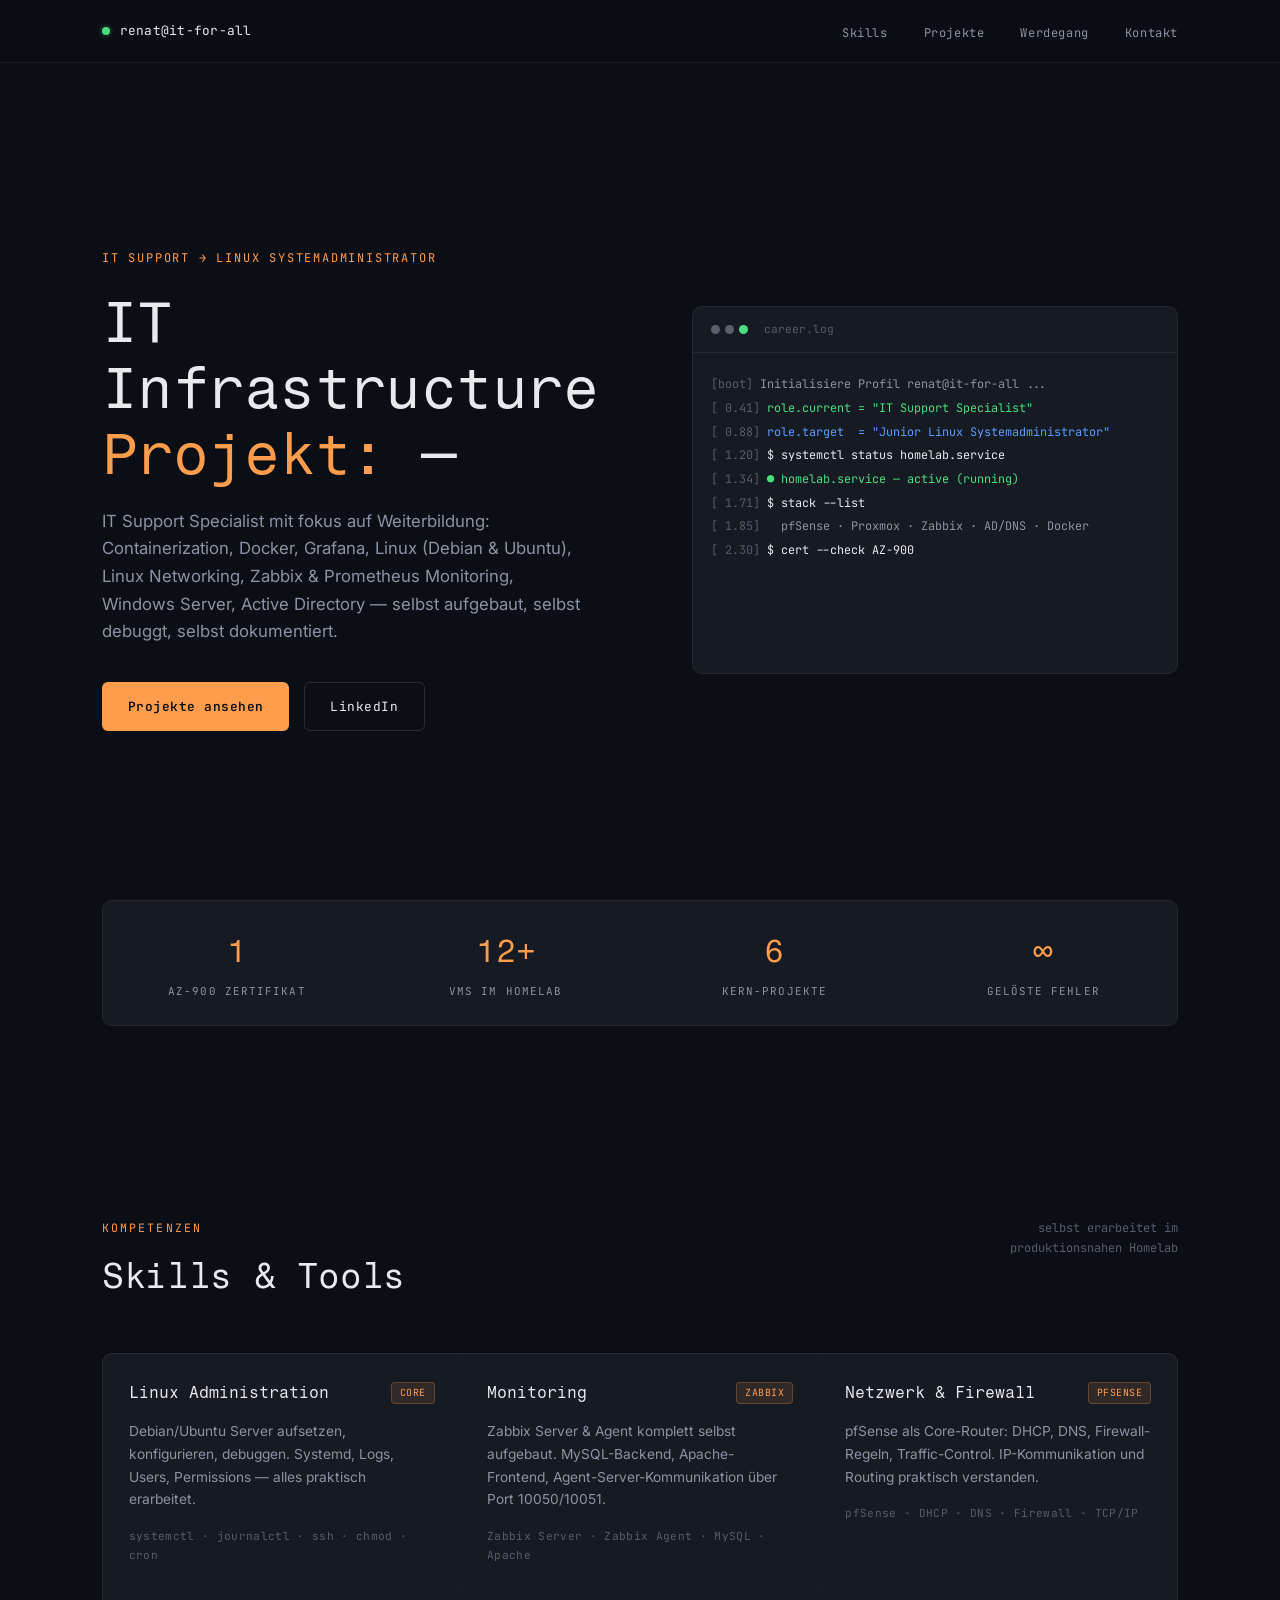
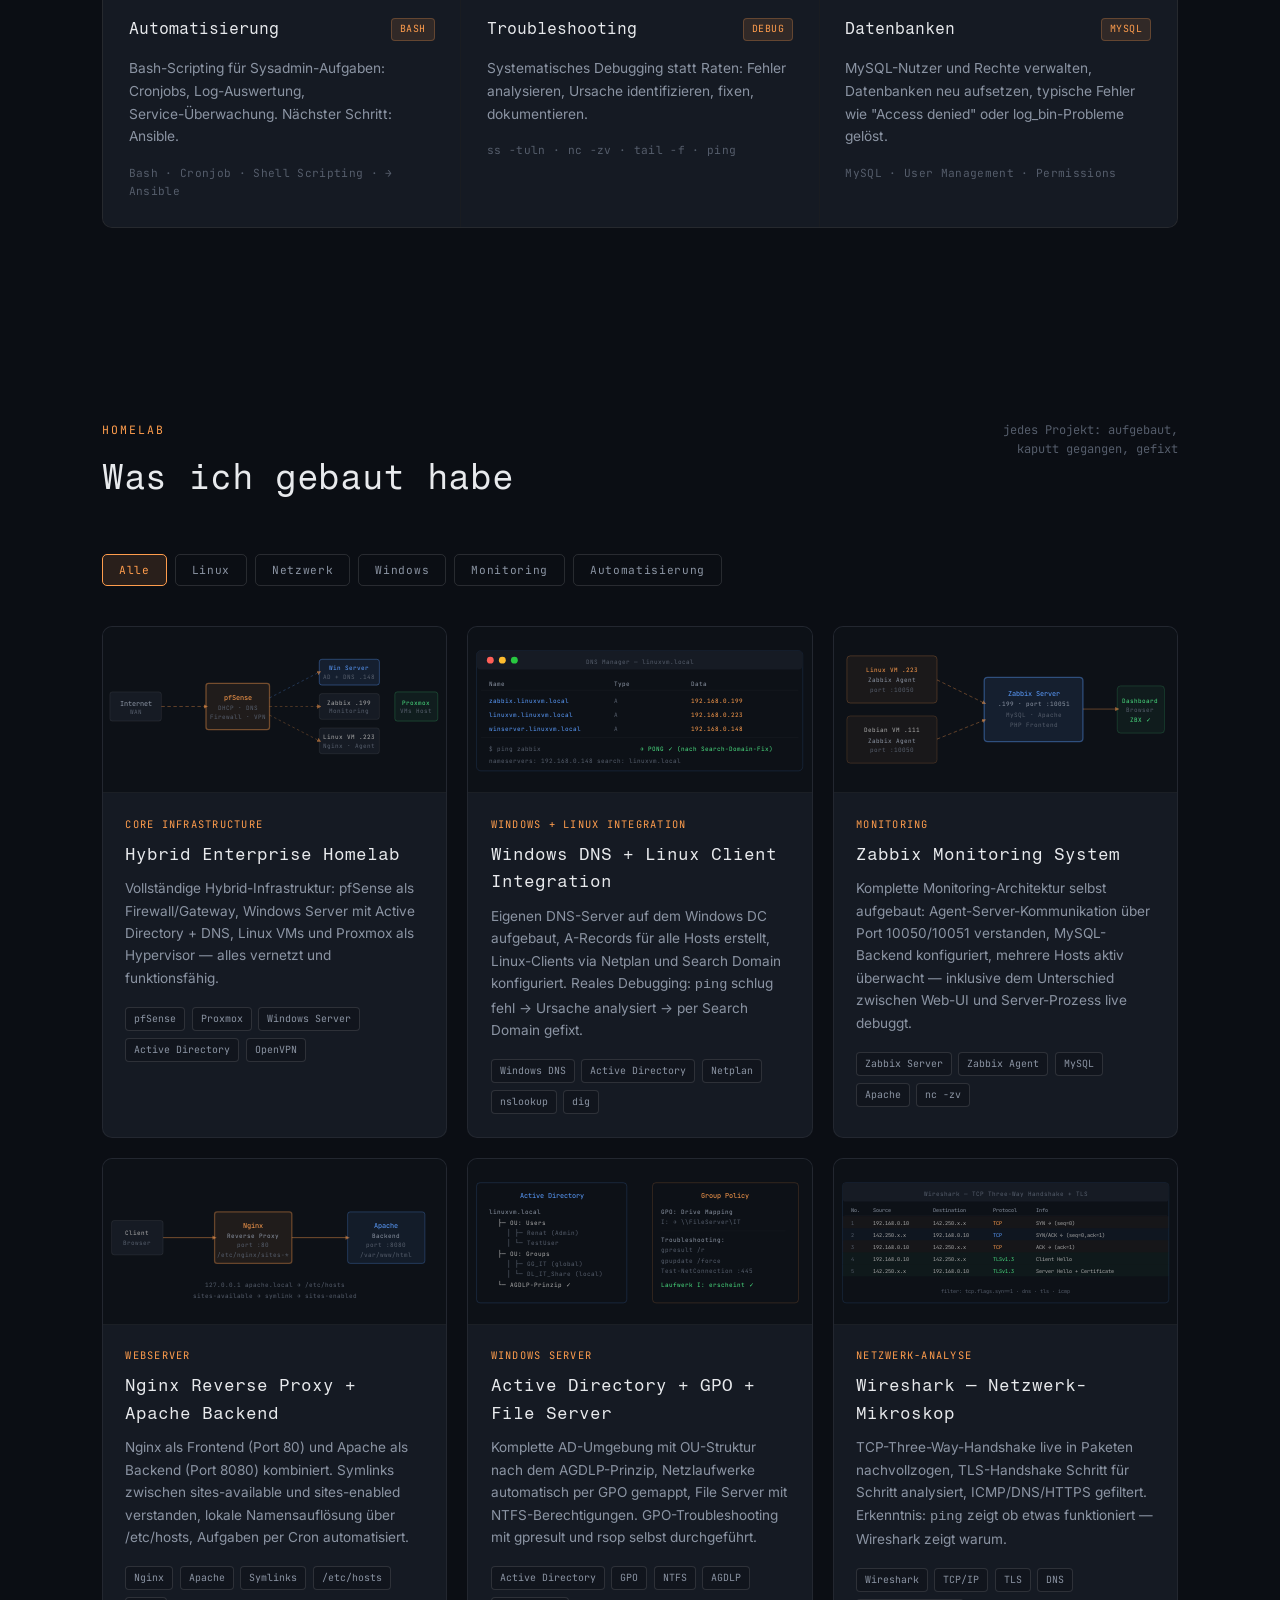
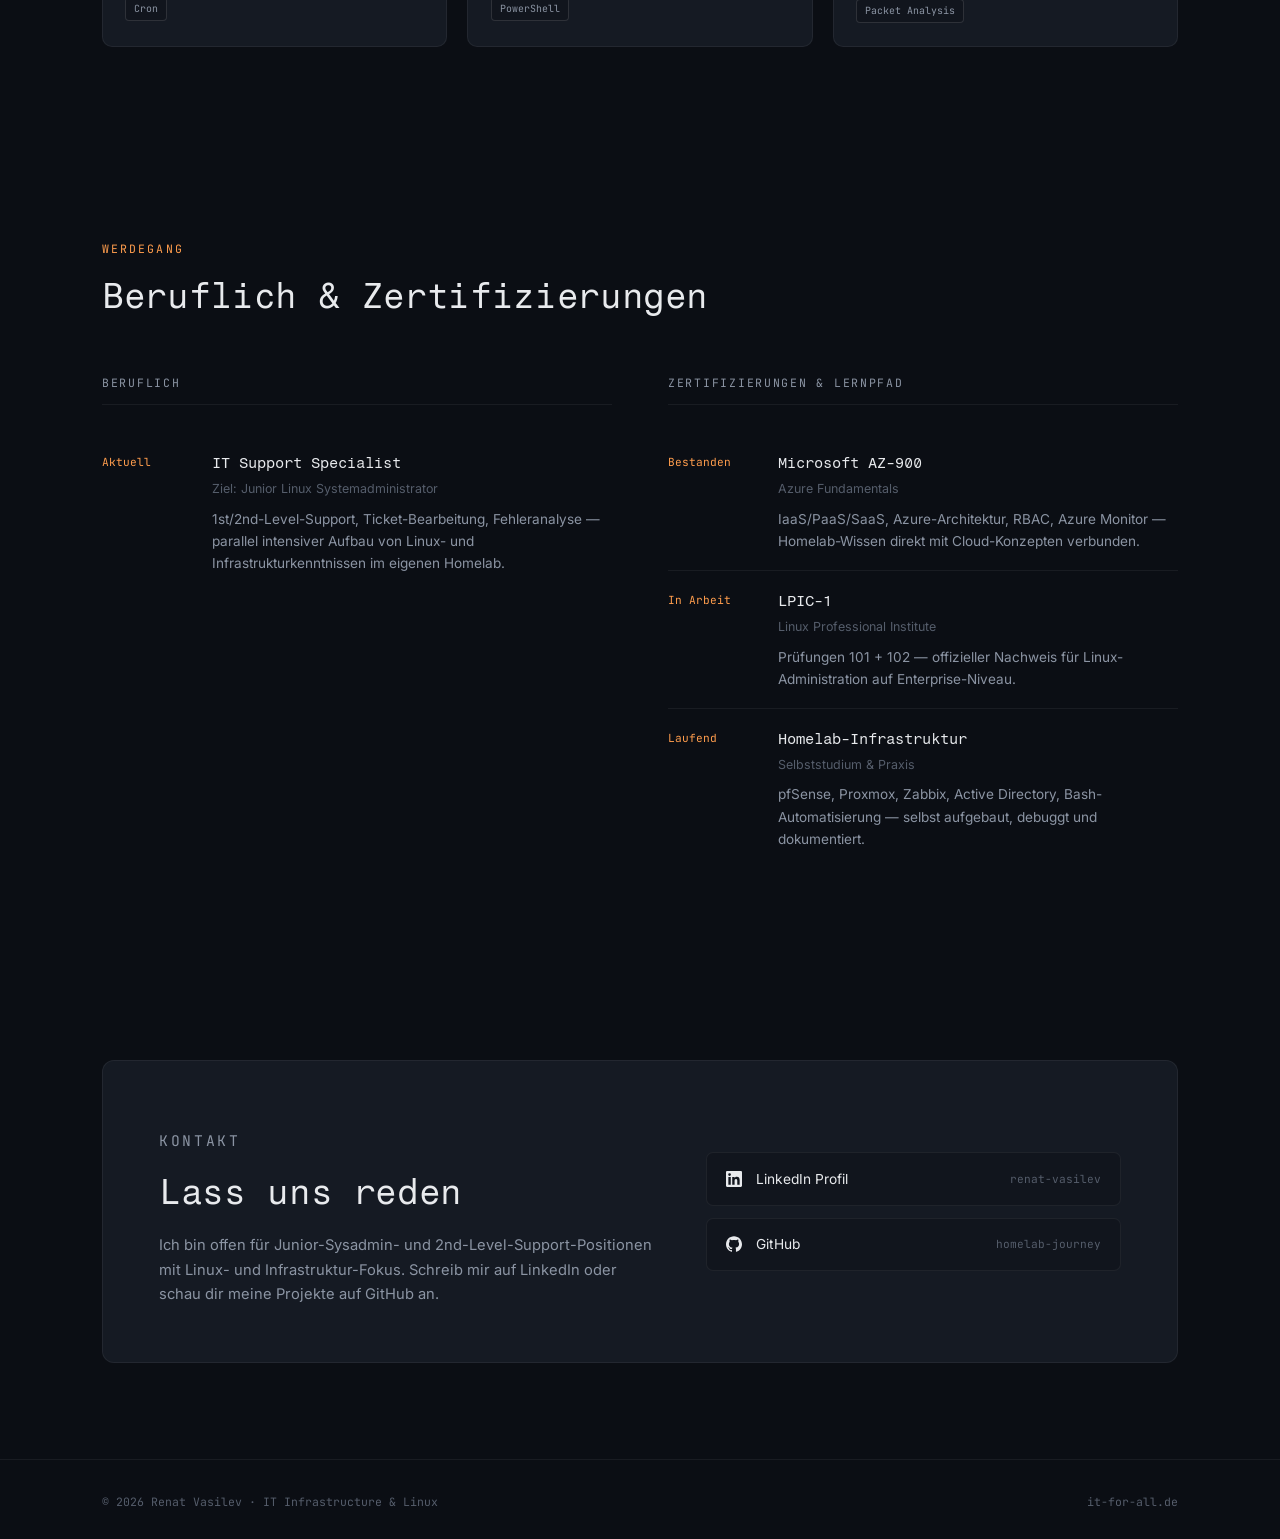
<file: Webserver/index.html>
<!DOCTYPE html>
<html lang="de">
<head>
<meta charset="UTF-8">
<meta name="viewport" content="width=device-width, initial-scale=1.0">
<title>Renat Vasilev — IT Infrastructure &amp; Linux</title>
<meta name="description" content="IT Support Specialist auf dem Weg zum Junior Linux Systemadministrator. Homelab-Projekte: pfSense, Proxmox, Zabbix, Active Directory, Docker.">
<link rel="preconnect" href="https://fonts.googleapis.com">
<link rel="preconnect" href="https://fonts.gstatic.com" crossorigin>
<link href="https://fonts.googleapis.com/css2?family=Fragment+Mono:ital@0;1&family=JetBrains+Mono:wght@400;500;700&family=Inter:wght@400;500;600&display=swap" rel="stylesheet">
<link rel="stylesheet" href="style.css">
</head>
<body>

<nav>
  <div class="nav-inner">
    <div class="nav-mark">renat@it-for-all</div>
    <ul class="nav-links">
      <li><a href="#skills">Skills</a></li>
      <li><a href="#projects">Projekte</a></li>
      <li><a href="#experience">Werdegang</a></li>
      <li><a href="#contact">Kontakt</a></li>
    </ul>
  </div>
</nav>

<!-- ================= HERO ================= -->
<header id="hero">
  <div class="wrap hero-inner">
    <div>
      <p class="hero-eyebrow">IT Support → Linux Systemadministrator</p>
      <h1>IT Infrastructure <span class="accent">Projekt:</span> — </h1>
      <p class="hero-desc">
        IT Support Specialist mit fokus auf Weiterbildung:
        Containerization, Docker, Grafana, Linux (Debian & Ubuntu), Linux Networking, Zabbix & Prometheus Monitoring, Windows Server, Active Directory  — selbst aufgebaut,
        selbst debuggt, selbst dokumentiert.
      </p>
      <div class="hero-actions">
        <a href="#projects" class="btn btn-fill">Projekte ansehen</a>
        <a href="https://linkedin.com/in/renat-vasilev-36b736374" target="_blank" rel="noopener" class="btn btn-ghost">LinkedIn</a>
      </div>
    </div>

    <div class="log-panel">
      <div class="log-header">
        <div class="dots"><span class="dot"></span><span class="dot"></span><span class="dot"></span></div>
        career.log
      </div>
      <div class="log-body" id="logBody"></div>
    </div>
  </div>
</header>

<!-- ================= STATUS STRIP ================= -->
<section style="padding-top:0;">
  <div class="wrap">
    <div class="status-strip">
      <div class="status-cell">
        <span class="status-num">1</span>
        <div class="status-label">AZ-900 Zertifikat</div>
      </div>
      <div class="status-cell">
        <span class="status-num">12+</span>
        <div class="status-label">VMs im Homelab</div>
      </div>
      <div class="status-cell">
        <span class="status-num">6</span>
        <div class="status-label">Kern-Projekte</div>
      </div>
      <div class="status-cell">
        <span class="status-num">∞</span>
        <div class="status-label">Gelöste Fehler</div>
      </div>
    </div>
  </div>
</section>

<!-- ================= SKILLS ================= -->
<section id="skills">
  <div class="wrap">
    <div class="s-head">
      <div>
        <p class="s-eyebrow">Kompetenzen</p>
        <h2 class="s-title">Skills &amp; Tools</h2>
      </div>
      <p class="s-note">selbst erarbeitet im<br>produktionsnahen Homelab</p>
    </div>

    <div class="skills-grid">

      <div class="skill-card">
        <div class="skill-head">
          <span class="skill-name">Linux Administration</span>
          <span class="skill-tag">CORE</span>
        </div>
        <p class="skill-desc">Debian/Ubuntu Server aufsetzen, konfigurieren, debuggen. Systemd, Logs, Users, Permissions — alles praktisch erarbeitet.</p>
        <div class="skill-tools">systemctl · journalctl · ssh · chmod · cron</div>
      </div>

      <div class="skill-card">
        <div class="skill-head">
          <span class="skill-name">Monitoring</span>
          <span class="skill-tag">ZABBIX</span>
        </div>
        <p class="skill-desc">Zabbix Server &amp; Agent komplett selbst aufgebaut. MySQL-Backend, Apache-Frontend, Agent-Server-Kommunikation über Port 10050/10051.</p>
        <div class="skill-tools">Zabbix Server · Zabbix Agent · MySQL · Apache</div>
      </div>

      <div class="skill-card">
        <div class="skill-head">
          <span class="skill-name">Netzwerk &amp; Firewall</span>
          <span class="skill-tag">PFSENSE</span>
        </div>
        <p class="skill-desc">pfSense als Core-Router: DHCP, DNS, Firewall-Regeln, Traffic-Control. IP-Kommunikation und Routing praktisch verstanden.</p>
        <div class="skill-tools">pfSense · DHCP · DNS · Firewall · TCP/IP</div>
      </div>

      <div class="skill-card">
        <div class="skill-head">
          <span class="skill-name">Automatisierung</span>
          <span class="skill-tag">BASH</span>
        </div>
        <p class="skill-desc">Bash-Scripting für Sysadmin-Aufgaben: Cronjobs, Log-Auswertung, Service-Überwachung. Nächster Schritt: Ansible.</p>
        <div class="skill-tools">Bash · Cronjob · Shell Scripting · → Ansible</div>
      </div>

      <div class="skill-card">
        <div class="skill-head">
          <span class="skill-name">Troubleshooting</span>
          <span class="skill-tag">DEBUG</span>
        </div>
        <p class="skill-desc">Systematisches Debugging statt Raten: Fehler analysieren, Ursache identifizieren, fixen, dokumentieren.</p>
        <div class="skill-tools">ss -tuln · nc -zv · tail -f · ping</div>
      </div>

      <div class="skill-card">
        <div class="skill-head">
          <span class="skill-name">Datenbanken</span>
          <span class="skill-tag">MYSQL</span>
        </div>
        <p class="skill-desc">MySQL-Nutzer und Rechte verwalten, Datenbanken neu aufsetzen, typische Fehler wie "Access denied" oder log_bin-Probleme gelöst.</p>
        <div class="skill-tools">MySQL · User Management · Permissions</div>
      </div>

    </div>
  </div>
</section>

<!-- ================= PROJECTS ================= -->
<section id="projects">
  <div class="wrap">
    <div class="s-head">
      <div>
        <p class="s-eyebrow">Homelab</p>
        <h2 class="s-title">Was ich gebaut habe</h2>
      </div>
      <p class="s-note">jedes Projekt: aufgebaut,<br>kaputt gegangen, gefixt</p>
    </div>

    <div class="project-filters">
      <button class="filter-btn active" data-filter="all">Alle</button>
      <button class="filter-btn" data-filter="linux">Linux</button>
      <button class="filter-btn" data-filter="network">Netzwerk</button>
      <button class="filter-btn" data-filter="windows">Windows</button>
      <button class="filter-btn" data-filter="monitoring">Monitoring</button>
      <button class="filter-btn" data-filter="automation">Automatisierung</button>
    </div>

    <div class="project-grid">

      <!-- PROJECT 1: Hybrid Infrastruktur -->
      <article class="project-card" data-tags="network linux windows">
        <div class="project-diagram">
          <svg viewBox="0 0 400 165" xmlns="http://www.w3.org/2000/svg">
            <defs><marker id="a1" markerWidth="5" markerHeight="5" refX="2.5" refY="2.5" orient="auto"><path d="M0,0 L5,2.5 L0,5 Z" fill="rgba(255,157,77,0.55)"/></marker></defs>
            <rect x="8" y="62" width="60" height="34" rx="3" fill="#161b24" stroke="rgba(255,255,255,0.08)" stroke-width="1"/>
            <text x="38" y="78" font-family="JetBrains Mono,monospace" font-size="8" fill="#8b94a3" text-anchor="middle">Internet</text>
            <text x="38" y="88" font-family="JetBrains Mono,monospace" font-size="7" fill="#555d6b" text-anchor="middle">WAN</text>
            <rect x="120" y="52" width="74" height="54" rx="3" fill="rgba(255,157,77,0.08)" stroke="rgba(255,157,77,0.4)" stroke-width="1.5"/>
            <text x="157" y="72" font-family="JetBrains Mono,monospace" font-size="8" fill="#ff9d4d" text-anchor="middle">pfSense</text>
            <text x="157" y="83" font-family="JetBrains Mono,monospace" font-size="7" fill="#555d6b" text-anchor="middle">DHCP · DNS</text>
            <text x="157" y="94" font-family="JetBrains Mono,monospace" font-size="7" fill="#555d6b" text-anchor="middle">Firewall · VPN</text>
            <rect x="252" y="24" width="70" height="30" rx="3" fill="rgba(91,157,255,0.1)" stroke="rgba(91,157,255,0.4)" stroke-width="1"/>
            <text x="287" y="37" font-family="JetBrains Mono,monospace" font-size="7" fill="#5b9dff" text-anchor="middle">Win Server</text>
            <text x="287" y="47" font-family="JetBrains Mono,monospace" font-size="7" fill="#555d6b" text-anchor="middle">AD + DNS .148</text>
            <rect x="252" y="64" width="70" height="30" rx="3" fill="#161b24" stroke="rgba(255,255,255,0.08)" stroke-width="1"/>
            <text x="287" y="77" font-family="JetBrains Mono,monospace" font-size="7" fill="#aaa" text-anchor="middle">Zabbix .199</text>
            <text x="287" y="87" font-family="JetBrains Mono,monospace" font-size="7" fill="#555d6b" text-anchor="middle">Monitoring</text>
            <rect x="252" y="104" width="70" height="30" rx="3" fill="#161b24" stroke="rgba(255,255,255,0.08)" stroke-width="1"/>
            <text x="287" y="117" font-family="JetBrains Mono,monospace" font-size="7" fill="#aaa" text-anchor="middle">Linux VM .223</text>
            <text x="287" y="127" font-family="JetBrains Mono,monospace" font-size="7" fill="#555d6b" text-anchor="middle">Nginx · Agent</text>
            <line x1="68" y1="79" x2="120" y2="79" stroke="rgba(255,157,77,0.4)" stroke-width="1" stroke-dasharray="4 3" marker-end="url(#a1)"/>
            <line x1="194" y1="69" x2="252" y2="39" stroke="rgba(91,157,255,0.3)" stroke-width="1" stroke-dasharray="3 3" marker-end="url(#a1)"/>
            <line x1="194" y1="79" x2="252" y2="79" stroke="rgba(255,157,77,0.3)" stroke-width="1" stroke-dasharray="3 3" marker-end="url(#a1)"/>
            <line x1="194" y1="89" x2="252" y2="119" stroke="rgba(255,157,77,0.3)" stroke-width="1" stroke-dasharray="3 3" marker-end="url(#a1)"/>
            <rect x="340" y="62" width="50" height="34" rx="3" fill="rgba(74,222,128,0.06)" stroke="rgba(74,222,128,0.25)" stroke-width="1"/>
            <text x="365" y="77" font-family="JetBrains Mono,monospace" font-size="7" fill="#4ade80" text-anchor="middle">Proxmox</text>
            <text x="365" y="87" font-family="JetBrains Mono,monospace" font-size="7" fill="#555d6b" text-anchor="middle">VMs Host</text>
          </svg>
        </div>
        <div class="project-body">
          <div class="project-badge">Core Infrastructure</div>
          <h3 class="project-name">Hybrid Enterprise Homelab</h3>
          <p class="project-desc">Vollständige Hybrid-Infrastruktur: pfSense als Firewall/Gateway, Windows Server mit Active Directory + DNS, Linux VMs und Proxmox als Hypervisor — alles vernetzt und funktionsfähig.</p>
          <div class="project-stack">
            <span class="stack-pill">pfSense</span>
            <span class="stack-pill">Proxmox</span>
            <span class="stack-pill">Windows Server</span>
            <span class="stack-pill">Active Directory</span>
            <span class="stack-pill">OpenVPN</span>
          </div>
        </div>
      </article>

      <!-- PROJECT 2: Windows DNS Integration -->
      <article class="project-card" data-tags="windows network">
        <div class="project-diagram">
          <svg viewBox="0 0 400 165" xmlns="http://www.w3.org/2000/svg">
            <rect x="10" y="14" width="380" height="140" rx="5" fill="#0d1117" stroke="rgba(91,157,255,0.15)" stroke-width="1"/>
            <rect x="10" y="14" width="380" height="22" rx="5" fill="#161b24"/>
            <circle cx="26" cy="25" r="4" fill="#ff5f57"/><circle cx="40" cy="25" r="4" fill="#febc2e"/><circle cx="54" cy="25" r="4" fill="#28c840"/>
            <text x="200" y="29" font-family="JetBrains Mono,monospace" font-size="7" fill="#555d6b" text-anchor="middle">DNS Manager — linuxvm.local</text>
            <text x="25" y="55" font-family="JetBrains Mono,monospace" font-size="7" fill="#8b94a3">Name</text>
            <text x="170" y="55" font-family="JetBrains Mono,monospace" font-size="7" fill="#8b94a3">Type</text>
            <text x="260" y="55" font-family="JetBrains Mono,monospace" font-size="7" fill="#8b94a3">Data</text>
            <line x1="15" y1="60" x2="385" y2="60" stroke="rgba(255,255,255,0.06)" stroke-width="0.5"/>
            <text x="25" y="75" font-family="JetBrains Mono,monospace" font-size="7" fill="#5b9dff">zabbix.linuxvm.local</text>
            <text x="170" y="75" font-family="JetBrains Mono,monospace" font-size="7" fill="#555d6b">A</text>
            <text x="260" y="75" font-family="JetBrains Mono,monospace" font-size="7" fill="#ff9d4d">192.168.0.199</text>
            <text x="25" y="91" font-family="JetBrains Mono,monospace" font-size="7" fill="#5b9dff">linuxvm.linuxvm.local</text>
            <text x="170" y="91" font-family="JetBrains Mono,monospace" font-size="7" fill="#555d6b">A</text>
            <text x="260" y="91" font-family="JetBrains Mono,monospace" font-size="7" fill="#ff9d4d">192.168.0.223</text>
            <text x="25" y="107" font-family="JetBrains Mono,monospace" font-size="7" fill="#5b9dff">winserver.linuxvm.local</text>
            <text x="170" y="107" font-family="JetBrains Mono,monospace" font-size="7" fill="#555d6b">A</text>
            <text x="260" y="107" font-family="JetBrains Mono,monospace" font-size="7" fill="#ff9d4d">192.168.0.148</text>
            <line x1="15" y1="115" x2="385" y2="115" stroke="rgba(255,255,255,0.06)" stroke-width="0.5"/>
            <text x="25" y="131" font-family="JetBrains Mono,monospace" font-size="7" fill="#555d6b">$ ping zabbix</text>
            <text x="200" y="131" font-family="JetBrains Mono,monospace" font-size="7" fill="#4ade80">→ PONG ✓ (nach Search-Domain-Fix)</text>
            <text x="25" y="145" font-family="JetBrains Mono,monospace" font-size="7" fill="#555d6b">nameservers: 192.168.0.148  search: linuxvm.local</text>
          </svg>
        </div>
        <div class="project-body">
          <div class="project-badge">Windows + Linux Integration</div>
          <h3 class="project-name">Windows DNS + Linux Client Integration</h3>
          <p class="project-desc">Eigenen DNS-Server auf dem Windows DC aufgebaut, A-Records für alle Hosts erstellt, Linux-Clients via Netplan und Search Domain konfiguriert. Reales Debugging: <code>ping</code> schlug fehl → Ursache analysiert → per Search Domain gefixt.</p>
          <div class="project-stack">
            <span class="stack-pill">Windows DNS</span>
            <span class="stack-pill">Active Directory</span>
            <span class="stack-pill">Netplan</span>
            <span class="stack-pill">nslookup</span>
            <span class="stack-pill">dig</span>
          </div>
        </div>
      </article>

      <!-- PROJECT 3: Zabbix Monitoring -->
      <article class="project-card" data-tags="monitoring linux">
        <div class="project-diagram">
          <svg viewBox="0 0 400 165" xmlns="http://www.w3.org/2000/svg">
            <defs><marker id="a3" markerWidth="5" markerHeight="5" refX="2.5" refY="2.5" orient="auto"><path d="M0,0 L5,2.5 L0,5 Z" fill="rgba(255,157,77,0.5)"/></marker></defs>
            <rect x="15" y="20" width="105" height="55" rx="4" fill="rgba(255,157,77,0.06)" stroke="rgba(255,157,77,0.25)" stroke-width="1"/>
            <text x="68" y="39" font-family="JetBrains Mono,monospace" font-size="7" fill="#ff9d4d" text-anchor="middle">Linux VM .223</text>
            <text x="68" y="51" font-family="JetBrains Mono,monospace" font-size="7" fill="#8b94a3" text-anchor="middle">Zabbix Agent</text>
            <text x="68" y="62" font-family="JetBrains Mono,monospace" font-size="7" fill="#555d6b" text-anchor="middle">port :10050</text>
            <rect x="15" y="90" width="105" height="55" rx="4" fill="rgba(255,157,77,0.05)" stroke="rgba(255,157,77,0.18)" stroke-width="1"/>
            <text x="68" y="109" font-family="JetBrains Mono,monospace" font-size="7" fill="#aaa" text-anchor="middle">Debian VM .111</text>
            <text x="68" y="121" font-family="JetBrains Mono,monospace" font-size="7" fill="#8b94a3" text-anchor="middle">Zabbix Agent</text>
            <text x="68" y="132" font-family="JetBrains Mono,monospace" font-size="7" fill="#555d6b" text-anchor="middle">port :10050</text>
            <rect x="175" y="45" width="115" height="75" rx="4" fill="rgba(91,157,255,0.1)" stroke="rgba(91,157,255,0.4)" stroke-width="1.5"/>
            <text x="233" y="67" font-family="JetBrains Mono,monospace" font-size="8" fill="#5b9dff" text-anchor="middle">Zabbix Server</text>
            <text x="233" y="79" font-family="JetBrains Mono,monospace" font-size="7" fill="#8b94a3" text-anchor="middle">.199 · port :10051</text>
            <text x="233" y="91" font-family="JetBrains Mono,monospace" font-size="7" fill="#555d6b" text-anchor="middle">MySQL · Apache</text>
            <text x="233" y="103" font-family="JetBrains Mono,monospace" font-size="7" fill="#555d6b" text-anchor="middle">PHP Frontend</text>
            <line x1="120" y1="48" x2="175" y2="75" stroke="rgba(255,157,77,0.4)" stroke-width="1" stroke-dasharray="4 3" marker-end="url(#a3)"/>
            <line x1="120" y1="117" x2="175" y2="95" stroke="rgba(255,157,77,0.4)" stroke-width="1" stroke-dasharray="4 3" marker-end="url(#a3)"/>
            <rect x="330" y="55" width="55" height="55" rx="4" fill="rgba(74,222,128,0.05)" stroke="rgba(74,222,128,0.2)" stroke-width="1"/>
            <text x="357" y="75" font-family="JetBrains Mono,monospace" font-size="7" fill="#4ade80" text-anchor="middle">Dashboard</text>
            <text x="357" y="86" font-family="JetBrains Mono,monospace" font-size="7" fill="#555d6b" text-anchor="middle">Browser</text>
            <text x="357" y="97" font-family="JetBrains Mono,monospace" font-size="7" fill="#4ade80" text-anchor="middle">ZBX ✓</text>
            <line x1="290" y1="82" x2="330" y2="82" stroke="rgba(255,157,77,0.4)" stroke-width="1" marker-end="url(#a3)"/>
          </svg>
        </div>
        <div class="project-body">
          <div class="project-badge">Monitoring</div>
          <h3 class="project-name">Zabbix Monitoring System</h3>
          <p class="project-desc">Komplette Monitoring-Architektur selbst aufgebaut: Agent-Server-Kommunikation über Port 10050/10051 verstanden, MySQL-Backend konfiguriert, mehrere Hosts aktiv überwacht — inklusive dem Unterschied zwischen Web-UI und Server-Prozess live debuggt.</p>
          <div class="project-stack">
            <span class="stack-pill">Zabbix Server</span>
            <span class="stack-pill">Zabbix Agent</span>
            <span class="stack-pill">MySQL</span>
            <span class="stack-pill">Apache</span>
            <span class="stack-pill">nc -zv</span>
          </div>
        </div>
      </article>

      <!-- PROJECT 4: Reverse Proxy -->
      <article class="project-card" data-tags="linux network">
        <div class="project-diagram">
          <svg viewBox="0 0 400 165" xmlns="http://www.w3.org/2000/svg">
            <defs><marker id="a4" markerWidth="5" markerHeight="5" refX="2.5" refY="2.5" orient="auto"><path d="M0,0 L5,2.5 L0,5 Z" fill="rgba(255,157,77,0.5)"/></marker></defs>
            <rect x="10" y="58" width="60" height="40" rx="3" fill="#161b24" stroke="rgba(255,255,255,0.08)" stroke-width="1"/>
            <text x="40" y="75" font-family="JetBrains Mono,monospace" font-size="7" fill="#aaa" text-anchor="middle">Client</text>
            <text x="40" y="86" font-family="JetBrains Mono,monospace" font-size="7" fill="#555d6b" text-anchor="middle">Browser</text>
            <rect x="130" y="48" width="90" height="60" rx="3" fill="rgba(255,157,77,0.08)" stroke="rgba(255,157,77,0.35)" stroke-width="1.5"/>
            <text x="175" y="67" font-family="JetBrains Mono,monospace" font-size="8" fill="#ff9d4d" text-anchor="middle">Nginx</text>
            <text x="175" y="78" font-family="JetBrains Mono,monospace" font-size="7" fill="#8b94a3" text-anchor="middle">Reverse Proxy</text>
            <text x="175" y="89" font-family="JetBrains Mono,monospace" font-size="7" fill="#555d6b" text-anchor="middle">port :80</text>
            <text x="175" y="100" font-family="JetBrains Mono,monospace" font-size="7" fill="#555d6b" text-anchor="middle">/etc/nginx/sites-*</text>
            <rect x="285" y="48" width="90" height="60" rx="3" fill="rgba(91,157,255,0.08)" stroke="rgba(91,157,255,0.3)" stroke-width="1"/>
            <text x="330" y="67" font-family="JetBrains Mono,monospace" font-size="8" fill="#5b9dff" text-anchor="middle">Apache</text>
            <text x="330" y="78" font-family="JetBrains Mono,monospace" font-size="7" fill="#8b94a3" text-anchor="middle">Backend</text>
            <text x="330" y="89" font-family="JetBrains Mono,monospace" font-size="7" fill="#555d6b" text-anchor="middle">port :8080</text>
            <text x="330" y="100" font-family="JetBrains Mono,monospace" font-size="7" fill="#555d6b" text-anchor="middle">/var/www/html</text>
            <line x1="70" y1="78" x2="130" y2="78" stroke="rgba(255,157,77,0.5)" stroke-width="1" marker-end="url(#a4)"/>
            <line x1="220" y1="78" x2="285" y2="78" stroke="rgba(255,157,77,0.5)" stroke-width="1" marker-end="url(#a4)"/>
            <text x="200" y="135" font-family="JetBrains Mono,monospace" font-size="7" fill="#555d6b" text-anchor="middle">127.0.0.1 apache.local → /etc/hosts</text>
            <text x="200" y="148" font-family="JetBrains Mono,monospace" font-size="7" fill="#555d6b" text-anchor="middle">sites-available → symlink → sites-enabled</text>
          </svg>
        </div>
        <div class="project-body">
          <div class="project-badge">Webserver</div>
          <h3 class="project-name">Nginx Reverse Proxy + Apache Backend</h3>
          <p class="project-desc">Nginx als Frontend (Port 80) und Apache als Backend (Port 8080) kombiniert. Symlinks zwischen sites-available und sites-enabled verstanden, lokale Namensauflösung über /etc/hosts, Aufgaben per Cron automatisiert.</p>
          <div class="project-stack">
            <span class="stack-pill">Nginx</span>
            <span class="stack-pill">Apache</span>
            <span class="stack-pill">Symlinks</span>
            <span class="stack-pill">/etc/hosts</span>
            <span class="stack-pill">Cron</span>
          </div>
        </div>
      </article>

      <!-- PROJECT 5: Active Directory + GPO -->
      <article class="project-card" data-tags="windows automation">
        <div class="project-diagram">
          <svg viewBox="0 0 400 165" xmlns="http://www.w3.org/2000/svg">
            <rect x="10" y="14" width="175" height="140" rx="4" fill="#0d1117" stroke="rgba(91,157,255,0.18)" stroke-width="1"/>
            <text x="98" y="32" font-family="JetBrains Mono,monospace" font-size="8" fill="#5b9dff" text-anchor="middle">Active Directory</text>
            <text x="25" y="50" font-family="JetBrains Mono,monospace" font-size="7" fill="#8b94a3">linuxvm.local</text>
            <text x="35" y="63" font-family="JetBrains Mono,monospace" font-size="7" fill="#aaa">├─ OU: Users</text>
            <text x="45" y="75" font-family="JetBrains Mono,monospace" font-size="7" fill="#555d6b">│  ├─ Renat (Admin)</text>
            <text x="45" y="87" font-family="JetBrains Mono,monospace" font-size="7" fill="#555d6b">│  └─ TestUser</text>
            <text x="35" y="99" font-family="JetBrains Mono,monospace" font-size="7" fill="#aaa">├─ OU: Groups</text>
            <text x="45" y="111" font-family="JetBrains Mono,monospace" font-size="7" fill="#555d6b">│  ├─ GG_IT (global)</text>
            <text x="45" y="123" font-family="JetBrains Mono,monospace" font-size="7" fill="#555d6b">│  └─ DL_IT_Share (local)</text>
            <text x="35" y="135" font-family="JetBrains Mono,monospace" font-size="7" fill="#aaa">└─ AGDLP-Prinzip ✓</text>
            <rect x="215" y="14" width="170" height="140" rx="4" fill="#0d1117" stroke="rgba(255,157,77,0.18)" stroke-width="1"/>
            <text x="300" y="32" font-family="JetBrains Mono,monospace" font-size="8" fill="#ff9d4d" text-anchor="middle">Group Policy</text>
            <text x="225" y="50" font-family="JetBrains Mono,monospace" font-size="7" fill="#8b94a3">GPO: Drive Mapping</text>
            <text x="225" y="62" font-family="JetBrains Mono,monospace" font-size="7" fill="#555d6b">I: → \\FileServer\IT</text>
            <line x1="225" y1="70" x2="370" y2="70" stroke="rgba(255,255,255,0.04)" stroke-width="0.5"/>
            <text x="225" y="83" font-family="JetBrains Mono,monospace" font-size="7" fill="#8b94a3">Troubleshooting:</text>
            <text x="225" y="95" font-family="JetBrains Mono,monospace" font-size="7" fill="#555d6b">gpresult /r</text>
            <text x="225" y="107" font-family="JetBrains Mono,monospace" font-size="7" fill="#555d6b">gpupdate /force</text>
            <text x="225" y="119" font-family="JetBrains Mono,monospace" font-size="7" fill="#555d6b">Test-NetConnection :445</text>
            <text x="225" y="135" font-family="JetBrains Mono,monospace" font-size="7" fill="#4ade80">Laufwerk I: erscheint ✓</text>
          </svg>
        </div>
        <div class="project-body">
          <div class="project-badge">Windows Server</div>
          <h3 class="project-name">Active Directory + GPO + File Server</h3>
          <p class="project-desc">Komplette AD-Umgebung mit OU-Struktur nach dem AGDLP-Prinzip, Netzlaufwerke automatisch per GPO gemappt, File Server mit NTFS-Berechtigungen. GPO-Troubleshooting mit gpresult und rsop selbst durchgeführt.</p>
          <div class="project-stack">
            <span class="stack-pill">Active Directory</span>
            <span class="stack-pill">GPO</span>
            <span class="stack-pill">NTFS</span>
            <span class="stack-pill">AGDLP</span>
            <span class="stack-pill">PowerShell</span>
          </div>
        </div>
      </article>

      <!-- PROJECT 6: Wireshark -->
      <article class="project-card" data-tags="network linux">
        <div class="project-diagram">
          <svg viewBox="0 0 400 165" xmlns="http://www.w3.org/2000/svg">
            <rect x="10" y="14" width="380" height="140" rx="4" fill="#0d1117" stroke="rgba(91,157,255,0.15)" stroke-width="1"/>
            <rect x="10" y="14" width="380" height="22" rx="4" fill="#161b24"/>
            <text x="200" y="29" font-family="JetBrains Mono,monospace" font-size="7" fill="#555d6b" text-anchor="middle">Wireshark — TCP Three-Way Handshake + TLS</text>
            <text x="20" y="48" font-family="JetBrains Mono,monospace" font-size="6" fill="#8b94a3">No.</text>
            <text x="45" y="48" font-family="JetBrains Mono,monospace" font-size="6" fill="#8b94a3">Source</text>
            <text x="115" y="48" font-family="JetBrains Mono,monospace" font-size="6" fill="#8b94a3">Destination</text>
            <text x="185" y="48" font-family="JetBrains Mono,monospace" font-size="6" fill="#8b94a3">Protocol</text>
            <text x="235" y="48" font-family="JetBrains Mono,monospace" font-size="6" fill="#8b94a3">Info</text>
            <line x1="12" y1="52" x2="388" y2="52" stroke="rgba(255,255,255,0.05)" stroke-width="0.5"/>
            <rect x="10" y="53" width="380" height="14" fill="rgba(255,157,77,0.04)"/>
            <text x="20" y="63" font-family="JetBrains Mono,monospace" font-size="6" fill="#555d6b">1</text>
            <text x="45" y="63" font-family="JetBrains Mono,monospace" font-size="6" fill="#aaa">192.168.0.10</text>
            <text x="115" y="63" font-family="JetBrains Mono,monospace" font-size="6" fill="#aaa">142.250.x.x</text>
            <text x="185" y="63" font-family="JetBrains Mono,monospace" font-size="6" fill="#ff9d4d">TCP</text>
            <text x="235" y="63" font-family="JetBrains Mono,monospace" font-size="6" fill="#aaa">SYN → (seq=0)</text>
            <rect x="10" y="67" width="380" height="14" fill="rgba(91,157,255,0.04)"/>
            <text x="20" y="77" font-family="JetBrains Mono,monospace" font-size="6" fill="#555d6b">2</text>
            <text x="45" y="77" font-family="JetBrains Mono,monospace" font-size="6" fill="#aaa">142.250.x.x</text>
            <text x="115" y="77" font-family="JetBrains Mono,monospace" font-size="6" fill="#aaa">192.168.0.10</text>
            <text x="185" y="77" font-family="JetBrains Mono,monospace" font-size="6" fill="#5b9dff">TCP</text>
            <text x="235" y="77" font-family="JetBrains Mono,monospace" font-size="6" fill="#aaa">SYN/ACK ← (seq=0,ack=1)</text>
            <rect x="10" y="81" width="380" height="14" fill="rgba(255,157,77,0.04)"/>
            <text x="20" y="91" font-family="JetBrains Mono,monospace" font-size="6" fill="#555d6b">3</text>
            <text x="45" y="91" font-family="JetBrains Mono,monospace" font-size="6" fill="#aaa">192.168.0.10</text>
            <text x="115" y="91" font-family="JetBrains Mono,monospace" font-size="6" fill="#aaa">142.250.x.x</text>
            <text x="185" y="91" font-family="JetBrains Mono,monospace" font-size="6" fill="#ff9d4d">TCP</text>
            <text x="235" y="91" font-family="JetBrains Mono,monospace" font-size="6" fill="#aaa">ACK → (ack=1)</text>
            <rect x="10" y="95" width="380" height="14" fill="rgba(74,222,128,0.04)"/>
            <text x="20" y="105" font-family="JetBrains Mono,monospace" font-size="6" fill="#555d6b">4</text>
            <text x="45" y="105" font-family="JetBrains Mono,monospace" font-size="6" fill="#aaa">192.168.0.10</text>
            <text x="115" y="105" font-family="JetBrains Mono,monospace" font-size="6" fill="#aaa">142.250.x.x</text>
            <text x="185" y="105" font-family="JetBrains Mono,monospace" font-size="6" fill="#4ade80">TLSv1.3</text>
            <text x="235" y="105" font-family="JetBrains Mono,monospace" font-size="6" fill="#aaa">Client Hello</text>
            <rect x="10" y="109" width="380" height="14" fill="rgba(74,222,128,0.04)"/>
            <text x="20" y="119" font-family="JetBrains Mono,monospace" font-size="6" fill="#555d6b">5</text>
            <text x="45" y="119" font-family="JetBrains Mono,monospace" font-size="6" fill="#aaa">142.250.x.x</text>
            <text x="115" y="119" font-family="JetBrains Mono,monospace" font-size="6" fill="#aaa">192.168.0.10</text>
            <text x="185" y="119" font-family="JetBrains Mono,monospace" font-size="6" fill="#4ade80">TLSv1.3</text>
            <text x="235" y="119" font-family="JetBrains Mono,monospace" font-size="6" fill="#aaa">Server Hello + Certificate</text>
            <text x="200" y="143" font-family="JetBrains Mono,monospace" font-size="6" fill="#555d6b" text-anchor="middle">filter: tcp.flags.syn==1 · dns · tls · icmp</text>
          </svg>
        </div>
        <div class="project-body">
          <div class="project-badge">Netzwerk-Analyse</div>
          <h3 class="project-name">Wireshark — Netzwerk-Mikroskop</h3>
          <p class="project-desc">TCP-Three-Way-Handshake live in Paketen nachvollzogen, TLS-Handshake Schritt für Schritt analysiert, ICMP/DNS/HTTPS gefiltert. Erkenntnis: <code>ping</code> zeigt ob etwas funktioniert — Wireshark zeigt warum.</p>
          <div class="project-stack">
            <span class="stack-pill">Wireshark</span>
            <span class="stack-pill">TCP/IP</span>
            <span class="stack-pill">TLS</span>
            <span class="stack-pill">DNS</span>
            <span class="stack-pill">Packet Analysis</span>
          </div>
        </div>
      </article>

    </div>
  </div>
</section>

<!-- ================= EXPERIENCE ================= -->
<section id="experience">
  <div class="wrap">
    <div class="s-head">
      <div>
        <p class="s-eyebrow">Werdegang</p>
        <h2 class="s-title">Beruflich &amp; Zertifizierungen</h2>
      </div>
    </div>

    <div class="timeline-grid">
      <div>
        <p class="tl-heading">Beruflich</p>
        <div class="tl-item">
          <div class="tl-when">Aktuell</div>
          <div>
            <div class="tl-role">IT Support Specialist</div>
            <div class="tl-sub">Ziel: Junior Linux Systemadministrator</div>
            <p class="tl-desc">1st/2nd-Level-Support, Ticket-Bearbeitung, Fehleranalyse — parallel intensiver Aufbau von Linux- und Infrastrukturkenntnissen im eigenen Homelab.</p>
          </div>
        </div>
      </div>

      <div>
        <p class="tl-heading">Zertifizierungen &amp; Lernpfad</p>
        <div class="tl-item">
          <div class="tl-when">Bestanden</div>
          <div>
            <div class="tl-role">Microsoft AZ-900</div>
            <div class="tl-sub">Azure Fundamentals</div>
            <p class="tl-desc">IaaS/PaaS/SaaS, Azure-Architektur, RBAC, Azure Monitor — Homelab-Wissen direkt mit Cloud-Konzepten verbunden.</p>
          </div>
        </div>
        <div class="tl-item">
          <div class="tl-when">In Arbeit</div>
          <div>
            <div class="tl-role">LPIC-1</div>
            <div class="tl-sub">Linux Professional Institute</div>
            <p class="tl-desc">Prüfungen 101 + 102 — offizieller Nachweis für Linux-Administration auf Enterprise-Niveau.</p>
          </div>
        </div>
        <div class="tl-item">
          <div class="tl-when">Laufend</div>
          <div>
            <div class="tl-role">Homelab-Infrastruktur</div>
            <div class="tl-sub">Selbststudium &amp; Praxis</div>
            <p class="tl-desc">pfSense, Proxmox, Zabbix, Active Directory, Bash-Automatisierung — selbst aufgebaut, debuggt und dokumentiert.</p>
          </div>
        </div>
      </div>
    </div>
  </div>
</section>

<!-- ================= CONTACT ================= -->
<section id="contact">
  <div class="wrap">
    <div class="contact-box">
      <div>
        <p class="s-eyebrow">Kontakt</p>
        <h2 class="s-title">Lass uns reden</h2>
        <p>
          Ich bin offen für Junior-Sysadmin- und 2nd-Level-Support-Positionen mit Linux- und
          Infrastruktur-Fokus. Schreib mir auf LinkedIn oder schau dir meine Projekte auf GitHub an.
        </p>
      </div>

      <div class="contact-links">
        <a href="https://linkedin.com/in/renat-vasilev-36b736374" target="_blank" rel="noopener" class="contact-link">
          <svg width="16" height="16" viewBox="0 0 24 24" fill="currentColor" aria-hidden="true"><path d="M20.447 20.452h-3.554v-5.569c0-1.328-.027-3.037-1.852-3.037-1.853 0-2.136 1.445-2.136 2.939v5.667H9.351V9h3.414v1.561h.046c.477-.9 1.637-1.85 3.37-1.85 3.601 0 4.267 2.37 4.267 5.455v6.286zM5.337 7.433a2.062 2.062 0 0 1-2.063-2.065 2.064 2.064 0 1 1 2.063 2.065zm1.782 13.019H3.555V9h3.564v11.452zM22.225 0H1.771C.792 0 0 .774 0 1.729v20.542C0 23.227.792 24 1.771 24h20.451C23.2 24 24 23.227 24 22.271V1.729C24 .774 23.2 0 22.222 0h.003z"/></svg>
          LinkedIn Profil
          <span class="sub">renat-vasilev</span>
        </a>
        <a href="https://github.com/RenatV2005" target="_blank" rel="noopener" class="contact-link">
          <svg width="16" height="16" viewBox="0 0 24 24" fill="currentColor" aria-hidden="true"><path d="M12 .297c-6.63 0-12 5.373-12 12 0 5.303 3.438 9.8 8.205 11.385.6.113.82-.258.82-.577 0-.285-.01-1.04-.015-2.04-3.338.724-4.042-1.61-4.042-1.61C4.422 18.07 3.633 17.7 3.633 17.7c-1.087-.744.084-.729.084-.729 1.205.084 1.838 1.236 1.838 1.236 1.07 1.835 2.809 1.305 3.495.998.108-.776.417-1.305.76-1.605-2.665-.3-5.466-1.332-5.466-5.93 0-1.31.465-2.38 1.235-3.22-.135-.303-.54-1.523.105-3.176 0 0 1.005-.322 3.3 1.23.96-.267 1.98-.399 3-.405 1.02.006 2.04.138 3 .405 2.28-1.552 3.285-1.23 3.285-1.23.645 1.653.24 2.873.12 3.176.765.84 1.23 1.91 1.23 3.22 0 4.61-2.805 5.625-5.475 5.92.42.36.81 1.096.81 2.22 0 1.606-.015 2.896-.015 3.286 0 .315.21.69.825.57C20.565 22.092 24 17.592 24 12.297c0-6.627-5.373-12-12-12"/></svg>
          GitHub
          <span class="sub">homelab-journey</span>
        </a>
      </div>
    </div>
  </div>
</section>

<footer>
  <div class="wrap footer-inner">
    <p>© 2026 Renat Vasilev · IT Infrastructure &amp; Linux</p>
    <p>it-for-all.de</p>
  </div>
</footer>

<script src="script.js"></script>
</body>
</html>
</file>
<file: Webserver/style.css>
/* ============================================
   IT-FOR-ALL.DE — Design System
   Konzept: Operations Log / System Status
   ============================================ */

:root {
  --bg: #0b0e14;
  --bg-raised: #11151d;
  --bg-card: #151a23;
  --border: rgba(255,255,255,0.06);
  --border-strong: rgba(255,255,255,0.12);

  --text: #e8eaed;
  --text-dim: #8b94a3;
  --text-faint: #555d6b;

  --signal: #ff9d4d;       /* Amber — primary signal */
  --signal-dim: rgba(255,157,77,0.12);
  --ok: #4ade80;            /* Status green */
  --ok-dim: rgba(74,222,128,0.1);
  --info: #5b9dff;          /* Status blue */
  --info-dim: rgba(91,157,255,0.1);

  --font-display: 'Fragment Mono', 'JetBrains Mono', monospace;
  --font-body: 'Inter', -apple-system, sans-serif;
  --font-mono: 'JetBrains Mono', monospace;
}

* { margin: 0; padding: 0; box-sizing: border-box; }

html { scroll-behavior: smooth; }

body {
  background: var(--bg);
  color: var(--text);
  font-family: var(--font-body);
  line-height: 1.65;
  -webkit-font-smoothing: antialiased;
}

@media (prefers-reduced-motion: reduce) {
  *, *::before, *::after {
    animation-duration: 0.01ms !important;
    transition-duration: 0.01ms !important;
  }
}

a { color: inherit; }

::selection { background: var(--signal-dim); color: var(--signal); }

/* Focus visibility */
a:focus-visible, button:focus-visible {
  outline: 2px solid var(--signal);
  outline-offset: 2px;
}

/* ============================================
   LAYOUT UTILITIES
   ============================================ */

.wrap {
  max-width: 1140px;
  margin: 0 auto;
  padding: 0 2rem;
}

section { padding: 6rem 0; }

@media (max-width: 768px) {
  .wrap { padding: 0 1.25rem; }
  section { padding: 4rem 0; }
}

/* ============================================
   NAV
   ============================================ */

nav {
  position: fixed;
  top: 0; left: 0; right: 0;
  z-index: 100;
  background: rgba(11,14,20,0.88);
  backdrop-filter: blur(10px);
  border-bottom: 1px solid var(--border);
}

.nav-inner {
  max-width: 1140px;
  margin: 0 auto;
  padding: 1.1rem 2rem;
  display: flex;
  justify-content: space-between;
  align-items: center;
}

.nav-mark {
  font-family: var(--font-mono);
  font-size: 0.8rem;
  color: var(--text);
  letter-spacing: 0.02em;
  display: flex;
  align-items: center;
  gap: 0.6rem;
}

.nav-mark::before {
  content: '';
  width: 8px;
  height: 8px;
  border-radius: 50%;
  background: var(--ok);
  box-shadow: 0 0 0 3px var(--ok-dim);
  display: inline-block;
}

.nav-links {
  display: flex;
  gap: 2.25rem;
  list-style: none;
}

.nav-links a {
  font-family: var(--font-mono);
  font-size: 0.75rem;
  color: var(--text-dim);
  text-decoration: none;
  letter-spacing: 0.05em;
  transition: color 0.15s;
}

.nav-links a:hover { color: var(--signal); }

@media (max-width: 768px) {
  .nav-links { display: none; }
}

/* ============================================
   HERO
   ============================================ */

#hero {
  min-height: 100vh;
  display: flex;
  align-items: center;
  padding-top: 5rem;
}

.hero-inner {
  display: grid;
  grid-template-columns: 1.1fr 1fr;
  gap: 3.5rem;
  align-items: center;
  width: 100%;
}

@media (max-width: 900px) {
  .hero-inner { grid-template-columns: 1fr; }
}

.hero-eyebrow {
  font-family: var(--font-mono);
  font-size: 0.75rem;
  color: var(--signal);
  letter-spacing: 0.15em;
  text-transform: uppercase;
  margin-bottom: 1.25rem;
}

h1 {
  font-family: var(--font-display);
  font-weight: 500;
  font-size: clamp(2.4rem, 5vw, 3.6rem);
  line-height: 1.15;
  letter-spacing: -0.01em;
  margin-bottom: 1.25rem;
}

h1 .accent { color: var(--signal); }

.hero-desc {
  font-size: 1.05rem;
  color: var(--text-dim);
  max-width: 480px;
  margin-bottom: 2.25rem;
}

.hero-actions {
  display: flex;
  gap: 0.9rem;
  flex-wrap: wrap;
}

.btn {
  font-family: var(--font-mono);
  font-size: 0.8rem;
  letter-spacing: 0.04em;
  padding: 0.8rem 1.6rem;
  border-radius: 6px;
  text-decoration: none;
  transition: all 0.15s;
  display: inline-flex;
  align-items: center;
  gap: 0.5rem;
}

.btn-fill {
  background: var(--signal);
  color: #0b0e14;
  font-weight: 600;
}

.btn-fill:hover { background: #ffb273; }

.btn-ghost {
  border: 1px solid var(--border-strong);
  color: var(--text);
}

.btn-ghost:hover {
  border-color: var(--signal);
  color: var(--signal);
}

/* ── Hero Log Panel (Signature Element) ── */

.log-panel {
  background: var(--bg-card);
  border: 1px solid var(--border);
  border-radius: 10px;
  overflow: hidden;
}

.log-header {
  display: flex;
  align-items: center;
  gap: 0.6rem;
  padding: 0.85rem 1.1rem;
  border-bottom: 1px solid var(--border);
  font-family: var(--font-mono);
  font-size: 0.7rem;
  color: var(--text-faint);
}

.log-header .dots { display: flex; gap: 5px; margin-right: 0.4rem; }
.log-header .dot { width: 9px; height: 9px; border-radius: 50%; }
.log-header .dot:nth-child(1) { background: #5b5f6b; }
.log-header .dot:nth-child(2) { background: #5b5f6b; }
.log-header .dot:nth-child(3) { background: var(--ok); }

.log-body {
  padding: 1.25rem 1.1rem;
  font-family: var(--font-mono);
  font-size: 0.74rem;
  line-height: 2;
  min-height: 320px;
}

.log-line {
  white-space: pre-wrap;
  opacity: 0;
  animation: logIn 0.4s ease forwards;
}

.log-ts { color: var(--text-faint); }
.log-ok { color: var(--ok); }
.log-info { color: var(--info); }
.log-warn { color: var(--signal); }
.log-cmd { color: var(--text); }
.log-dim { color: var(--text-dim); }

.cursor-blink {
  display: inline-block;
  width: 7px;
  height: 14px;
  background: var(--signal);
  vertical-align: middle;
  animation: blink 1s step-end infinite;
}

@keyframes blink { 50% { opacity: 0; } }

@keyframes logIn {
  from { opacity: 0; transform: translateY(4px); }
  to { opacity: 1; transform: translateY(0); }
}

/* ============================================
   SECTION HEADERS
   ============================================ */

.s-head {
  display: flex;
  align-items: baseline;
  justify-content: space-between;
  gap: 2rem;
  margin-bottom: 3rem;
  flex-wrap: wrap;
}

.s-eyebrow {
  font-family: var(--font-mono);
  font-size: 0.72rem;
  color: var(--signal);
  letter-spacing: 0.18em;
  text-transform: uppercase;
  margin-bottom: 0.6rem;
}

.s-title {
  font-family: var(--font-display);
  font-weight: 500;
  font-size: clamp(1.6rem, 3vw, 2.2rem);
  letter-spacing: -0.01em;
}

.s-note {
  font-family: var(--font-mono);
  font-size: 0.75rem;
  color: var(--text-faint);
  text-align: right;
}

/* ============================================
   STATUS STRIP
   ============================================ */

.status-strip {
  display: grid;
  grid-template-columns: repeat(4, 1fr);
  gap: 1px;
  background: var(--border);
  border: 1px solid var(--border);
  border-radius: 10px;
  overflow: hidden;
}

.status-cell {
  background: var(--bg-card);
  padding: 1.5rem;
  text-align: center;
}

.status-num {
  font-family: var(--font-display);
  font-size: 2rem;
  color: var(--signal);
  display: block;
  margin-bottom: 0.35rem;
}

.status-label {
  font-family: var(--font-mono);
  font-size: 0.68rem;
  color: var(--text-dim);
  text-transform: uppercase;
  letter-spacing: 0.1em;
}

@media (max-width: 700px) {
  .status-strip { grid-template-columns: repeat(2, 1fr); }
}

/* ============================================
   SKILLS GRID
   ============================================ */

.skills-grid {
  display: grid;
  grid-template-columns: repeat(auto-fit, minmax(270px, 1fr));
  gap: 1px;
  background: var(--border);
  border: 1px solid var(--border);
  border-radius: 10px;
  overflow: hidden;
}

.skill-card {
  background: var(--bg-card);
  padding: 1.6rem;
  transition: background 0.15s;
}

.skill-card:hover { background: var(--bg-raised); }

.skill-head {
  display: flex;
  align-items: center;
  justify-content: space-between;
  margin-bottom: 0.9rem;
}

.skill-name {
  font-family: var(--font-display);
  font-size: 1rem;
  font-weight: 500;
}

.skill-tag {
  font-family: var(--font-mono);
  font-size: 0.62rem;
  color: var(--signal);
  border: 1px solid rgba(255,157,77,0.25);
  background: var(--signal-dim);
  padding: 2px 8px;
  border-radius: 4px;
  letter-spacing: 0.05em;
}

.skill-desc {
  font-size: 0.86rem;
  color: var(--text-dim);
  margin-bottom: 1rem;
}

.skill-tools {
  font-family: var(--font-mono);
  font-size: 0.7rem;
  color: var(--text-faint);
  letter-spacing: 0.03em;
}

/* ============================================
   PROJECTS
   ============================================ */

.project-filters {
  display: flex;
  flex-wrap: wrap;
  gap: 0.5rem;
  margin-bottom: 2.5rem;
}

.filter-btn {
  font-family: var(--font-mono);
  font-size: 0.7rem;
  letter-spacing: 0.06em;
  padding: 0.5rem 1rem;
  border-radius: 5px;
  border: 1px solid var(--border-strong);
  background: transparent;
  color: var(--text-dim);
  cursor: pointer;
  transition: all 0.15s;
}

.filter-btn:hover { border-color: var(--signal); color: var(--signal); }

.filter-btn.active {
  border-color: var(--signal);
  color: var(--signal);
  background: var(--signal-dim);
}

.project-grid {
  display: grid;
  grid-template-columns: repeat(auto-fit, minmax(320px, 1fr));
  gap: 1.25rem;
}

.project-card {
  background: var(--bg-card);
  border: 1px solid var(--border);
  border-radius: 10px;
  overflow: hidden;
  transition: border-color 0.2s, transform 0.2s;
}

.project-card:hover {
  border-color: rgba(255,157,77,0.3);
  transform: translateY(-2px);
}

.project-card.hidden { display: none; }

.project-diagram {
  border-bottom: 1px solid var(--border);
  background: #0d1117;
}

.project-diagram svg { width: 100%; height: 165px; display: block; }

.project-body { padding: 1.4rem; }

.project-badge {
  font-family: var(--font-mono);
  font-size: 0.65rem;
  color: var(--signal);
  letter-spacing: 0.12em;
  text-transform: uppercase;
  margin-bottom: 0.5rem;
}

.project-name {
  font-family: var(--font-display);
  font-size: 1.05rem;
  font-weight: 500;
  margin-bottom: 0.55rem;
}

.project-desc {
  font-size: 0.85rem;
  color: var(--text-dim);
  margin-bottom: 1.1rem;
}

.project-stack {
  display: flex;
  flex-wrap: wrap;
  gap: 0.4rem;
}

.stack-pill {
  font-family: var(--font-mono);
  font-size: 0.62rem;
  padding: 3px 8px;
  border-radius: 4px;
  background: var(--bg-raised);
  border: 1px solid var(--border-strong);
  color: var(--text-dim);
}

/* ============================================
   TIMELINE
   ============================================ */

.timeline-grid {
  display: grid;
  grid-template-columns: 1fr 1fr;
  gap: 3.5rem;
}

@media (max-width: 800px) {
  .timeline-grid { grid-template-columns: 1fr; }
}

.tl-heading {
  font-family: var(--font-mono);
  font-size: 0.72rem;
  color: var(--text-dim);
  letter-spacing: 0.15em;
  text-transform: uppercase;
  margin-bottom: 1.75rem;
  padding-bottom: 0.75rem;
  border-bottom: 1px solid var(--border);
}

.tl-item {
  display: grid;
  grid-template-columns: 90px 1fr;
  gap: 1.25rem;
  padding: 1.1rem 0;
  border-bottom: 1px solid var(--border);
}

.tl-item:last-child { border-bottom: none; }

.tl-when {
  font-family: var(--font-mono);
  font-size: 0.7rem;
  color: var(--signal);
  padding-top: 0.15rem;
}

.tl-role {
  font-family: var(--font-display);
  font-size: 0.95rem;
  font-weight: 500;
  margin-bottom: 0.2rem;
}

.tl-sub {
  font-size: 0.78rem;
  color: var(--text-faint);
  margin-bottom: 0.5rem;
}

.tl-desc {
  font-size: 0.85rem;
  color: var(--text-dim);
}

/* ============================================
   CONTACT
   ============================================ */

.contact-box {
  background: var(--bg-card);
  border: 1px solid var(--border);
  border-radius: 12px;
  padding: 3.5rem;
  display: grid;
  grid-template-columns: 1.2fr 1fr;
  gap: 3rem;
  align-items: center;
}

@media (max-width: 800px) {
  .contact-box { grid-template-columns: 1fr; padding: 2rem; }
}

.contact-box p {
  color: var(--text-dim);
  font-size: 0.92rem;
  margin-top: 0.75rem;
}

.contact-links {
  display: flex;
  flex-direction: column;
  gap: 0.75rem;
}

.contact-link {
  display: flex;
  align-items: center;
  gap: 0.9rem;
  padding: 0.9rem 1.2rem;
  background: var(--bg-raised);
  border: 1px solid var(--border);
  border-radius: 7px;
  text-decoration: none;
  color: var(--text);
  font-size: 0.86rem;
  transition: border-color 0.15s, color 0.15s;
}

.contact-link:hover { border-color: var(--signal); color: var(--signal); }

.contact-link .sub {
  font-family: var(--font-mono);
  font-size: 0.7rem;
  color: var(--text-faint);
  margin-left: auto;
}

/* ============================================
   FOOTER
   ============================================ */

footer {
  border-top: 1px solid var(--border);
  padding: 2rem 0;
}

.footer-inner {
  display: flex;
  justify-content: space-between;
  align-items: center;
  flex-wrap: wrap;
  gap: 1rem;
  font-family: var(--font-mono);
  font-size: 0.72rem;
  color: var(--text-faint);
}
</file>
